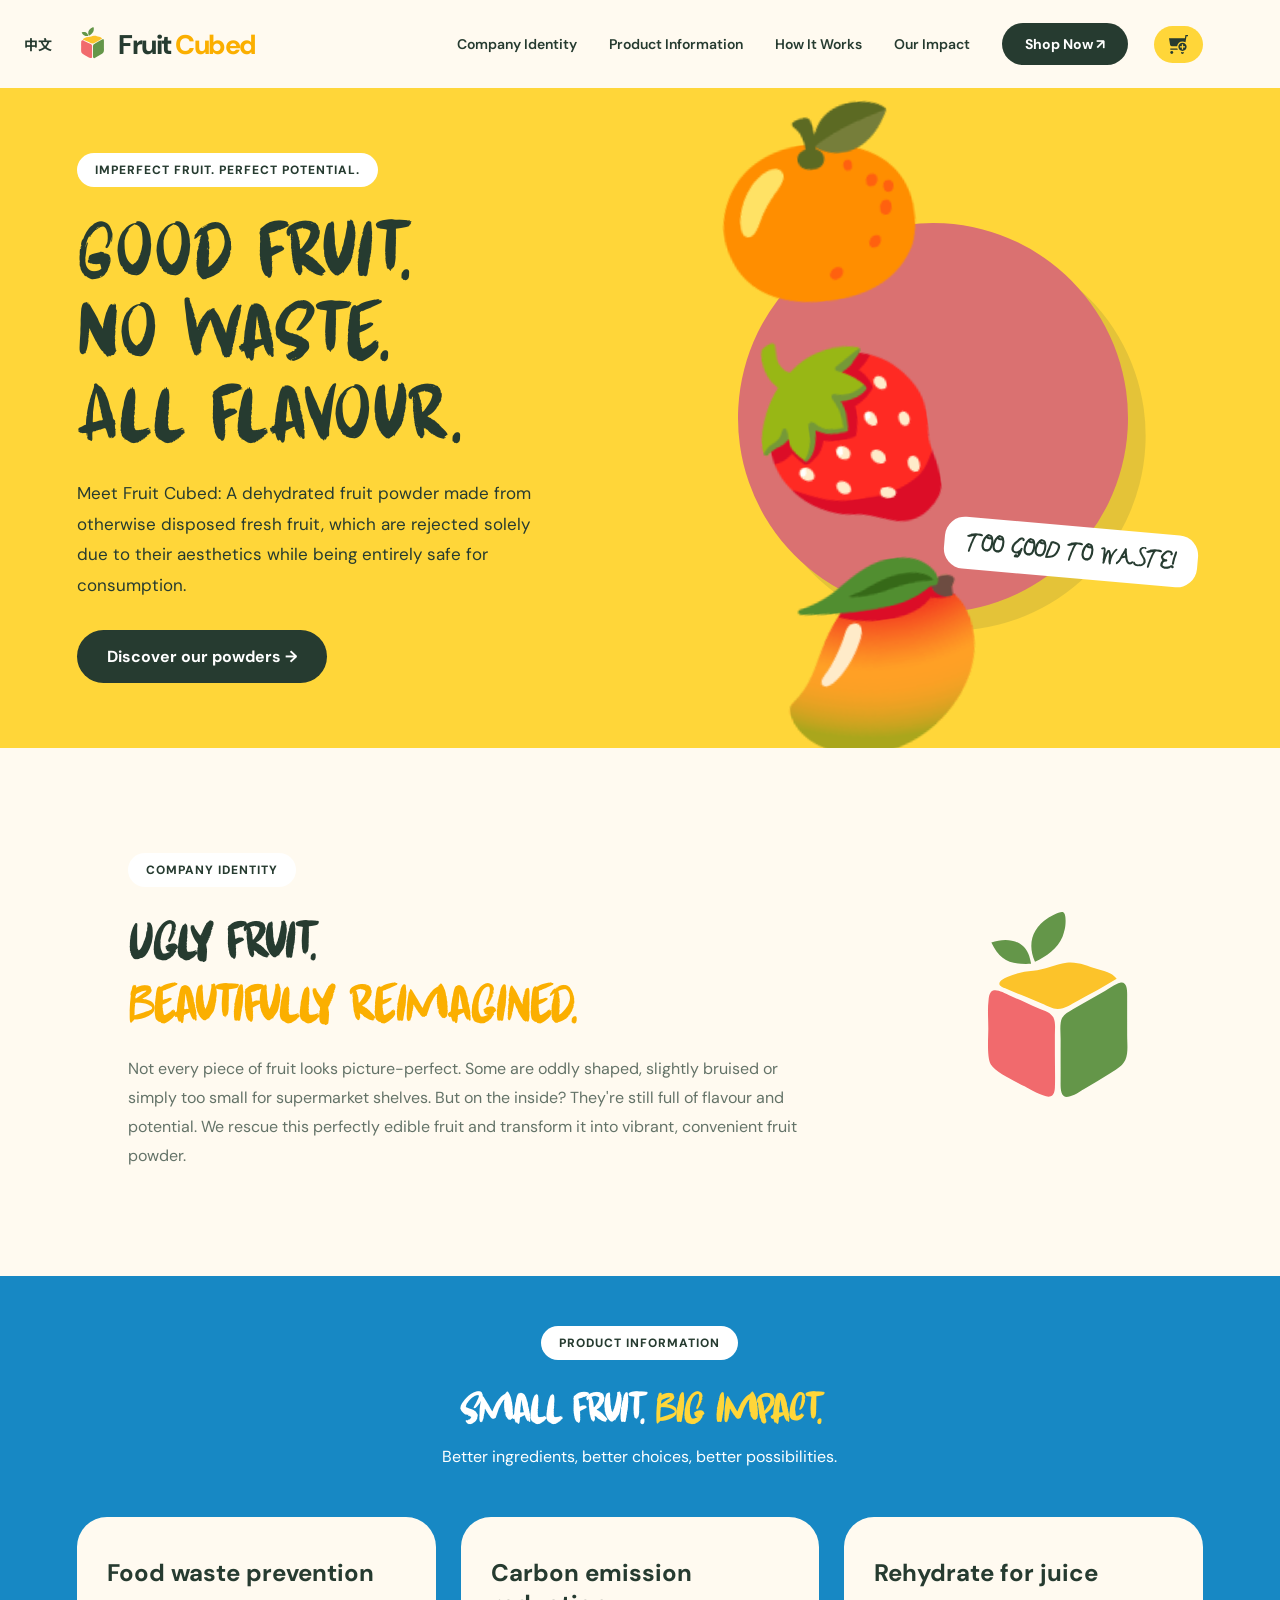
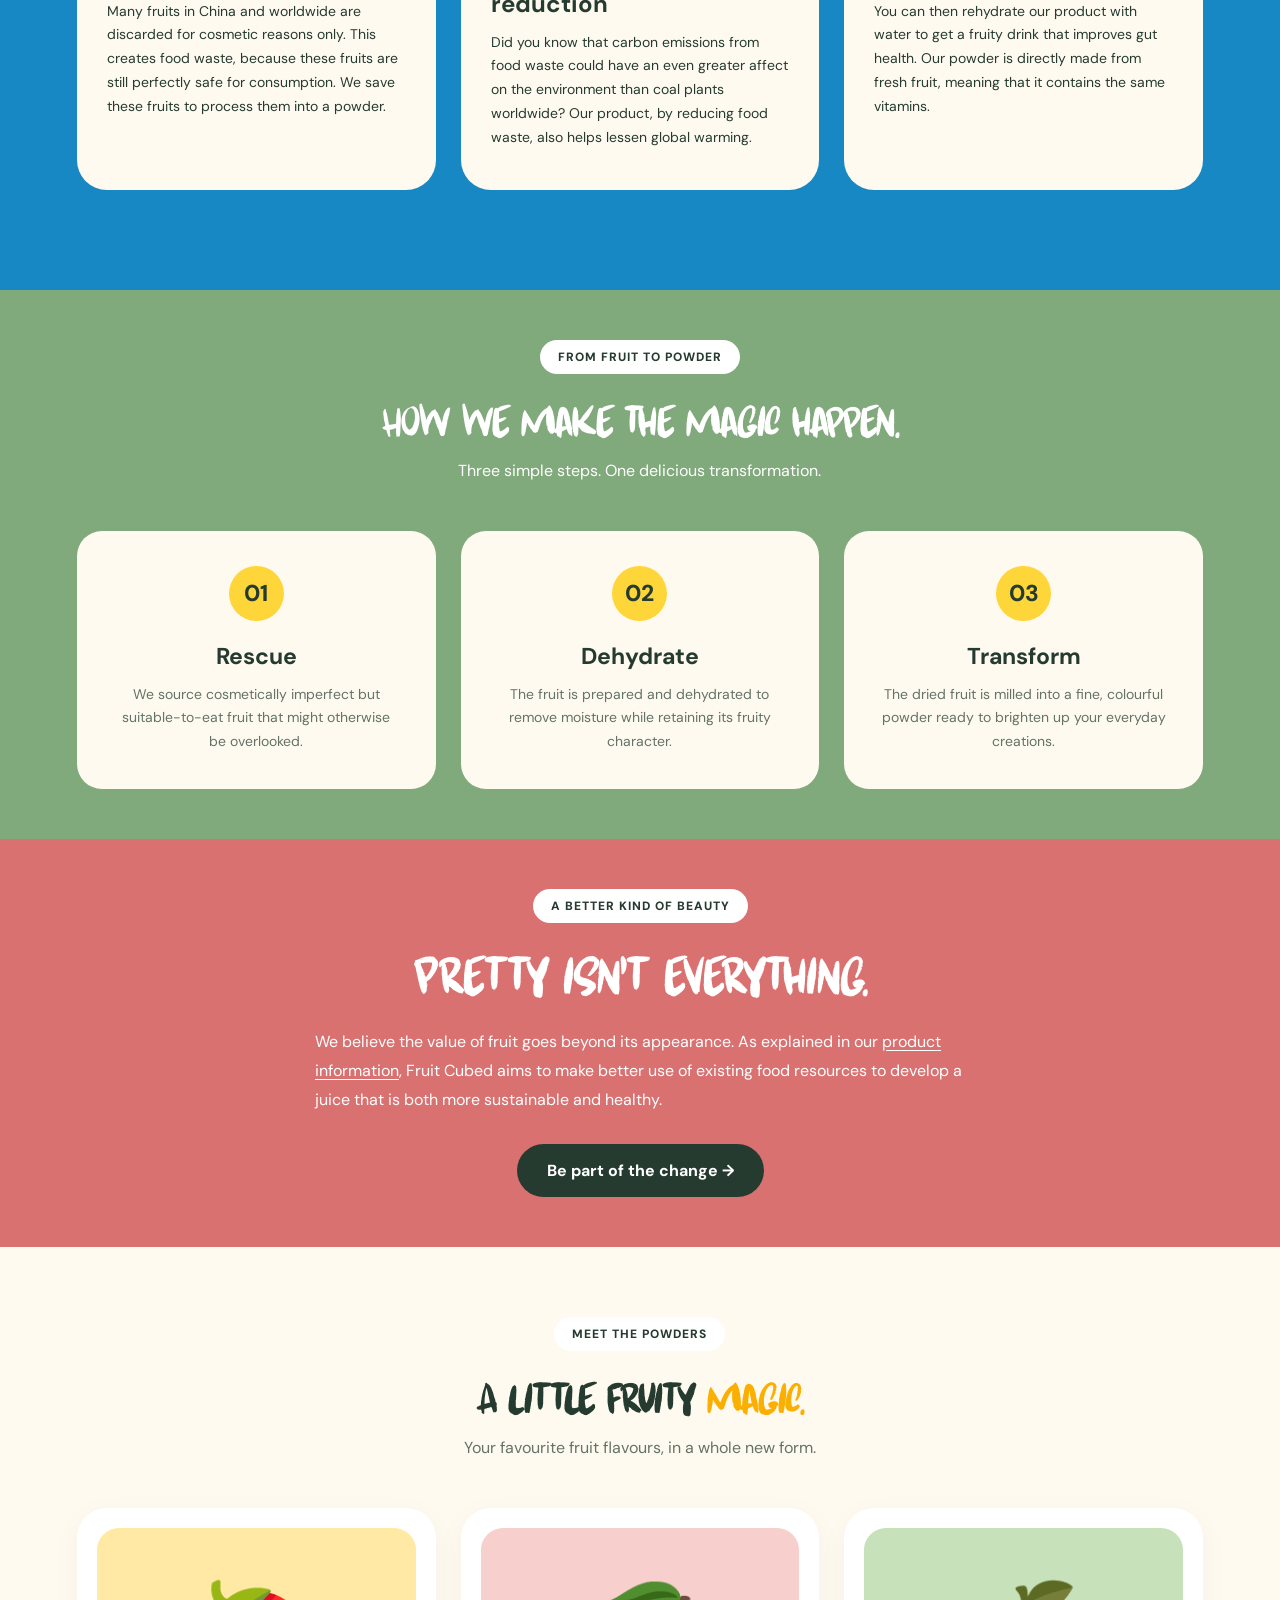
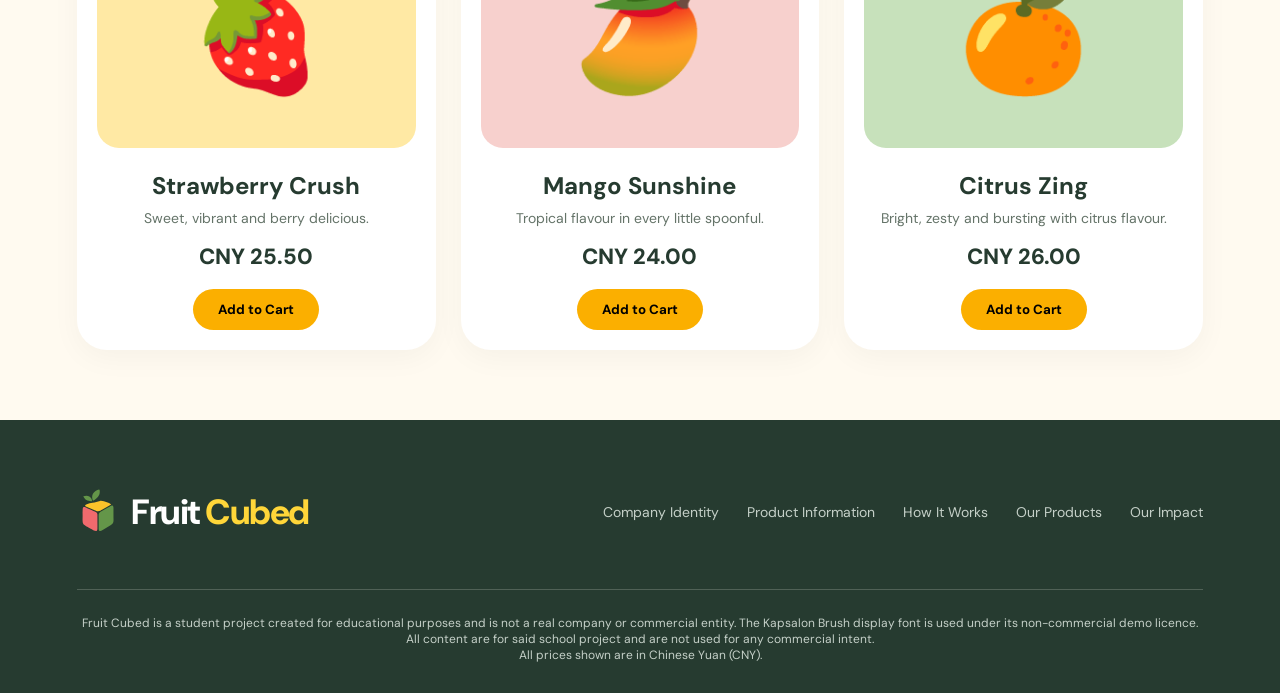
<file: index.html>
<!DOCTYPE html>
<html lang="en">
<head>
<meta charset="UTF-8">
<meta name="viewport" content="width=device-width, initial-scale=1.0">
<title>Fruit Cubed | Good Fruit, No Waste</title>

<link rel="icon" type="image/svg+xml" href="assets/logo.svg">

<link href="https://fonts.googleapis.com/css2?family=DM+Sans:wght@400;500;600;700;800&family=Ma+Shan+Zheng&family=Noto+Sans+SC:wght@400;500;700;900&display=swap" rel="stylesheet">

<link rel="stylesheet" href="styles.css">

<script>
    if (window.location.pathname === '/fruit-cubed-website/' ||
        window.location.pathname === '/fruit-cubed-website') {
        window.history.replaceState(null, '', 'index.html');
    }
</script>
</head>

<body>

<!-- NAVIGATION -->

<nav>
    <a href="#" class="logo" aria-label="Fruit Cubed home">
        <img src="assets/logo.svg" alt="Fruit Cubed"> <h3>Fruit <span>Cubed</span></h3>
    </a>

    <div class="nav-links" id="navLinks">
        <a href="#about">Company Identity</a>
        <a href="#info">Product Information</a>
        <a href="#process">How It Works</a>
        <a href="#impact">Our Impact</a>

        <div class="nav-more" id="navMore">
            <button class="nav-more-toggle" id="navMoreToggle"
            aria-label="More navigation" aria-expanded="false">More...</button>
            <div class="nav-more-dropdown" id="navMoreDropdown"></div>
        </div>

        <a href="#products" class="nav-button">Shop&nbsp;Now&nbsp;↗</a>
    </div>

    <div class="nav-actions">

        <a href="zh.html" class="lang-switch" aria-label="Switch to Chinese">中文</a>

        <button class="cart-toggle" aria-label="Open shopping cart"
        aria-controls="cartDrawer" aria-expanded="false"
        onclick="openCart()">
            <img src="assets/shopping-cart.svg" alt="" class="cart-icon">
            <span class="cart-count empty" id="cartCount">0</span>
        </button>

        <button class="menu-toggle" aria-label="Toggle navigation"
        aria-expanded="false" onclick="toggleMenu()">☰</button>

    </div>
</nav>


<!-- HERO SECTION -->

<section class="hero">

    <div class="hero-content">

        <span class="eyebrow">Imperfect fruit. Perfect potential.</span>

        <h1>
            Good fruit.<br>
            No waste.<br>
            <span>All flavour.</span>
        </h1>

        <p>
            Meet Fruit Cubed: A dehydrated fruit powder made from otherwise disposed fresh
            fruit, which are rejected solely due to their aesthetics while being entirely
            safe for consumption.
        </p>

        <a href="#products" class="primary-button">
            Discover our powders →
        </a>

    </div>

    <div class="hero-image">

        <div class="fruit-circle">
            🍊🍓🥭
        </div>

        <div class="floating-label">
            <span class="calligraphy-text">TOO GOOD TO WASTE!</span>
        </div>

    </div>

</section>


<!-- INTRODUCTION -->

<section class="intro" id="about">

    <div class="intro-inner">

        <div class="intro-content">

            <span class="eyebrow">Company Identity</span>

            <h2>
                Ugly fruit.<br>
                <span class="highlight">Beautifully reimagined.</span>
            </h2>

            <p>
                Not every piece of fruit looks picture-perfect.
                Some are oddly shaped, slightly bruised or simply
                too small for supermarket shelves. But on the inside?
                They're still full of flavour and potential.
                We rescue this perfectly edible fruit and transform
                it into vibrant, convenient fruit powder.
            </p>

        </div>

        <div class="intro-logo">
            <img src="assets/logo.svg" alt="Fruit Cubed">
        </div>

    </div>

</section>


<!-- PRODUCT INFORMATION -->

<section class="product-information" id="info">

    <div class="container">

        <div class="section-heading">
            <span class="eyebrow">Product Information</span>
            <h2>Small fruit. <span class="highlight">Big impact.</span></h2>
            <p>Better ingredients, better choices, better possibilities.</p>
        </div>

        <div class="info-grid">

            <div class="info-card">
                <h3>Food waste prevention</h3>
                <p>
                    Many fruits in China and worldwide are discarded for cosmetic reasons only. This creates food waste,
                    because these fruits are still perfectly safe for consumption. We save these fruits to process them into
                    a powder.
                </p>
            </div>

            <div class="info-card">
                <h3>Carbon emission reduction</h3>
                <p>
                    Did you know that carbon emissions from food waste could have an even greater affect on the environment
                    than coal plants worldwide? Our product, by reducing food waste, also helps lessen global warming.
                </p>
            </div>

            <div class="info-card">
                <h3>Rehydrate for juice</h3>
                <p>
                    You can then rehydrate our product with water to get a fruity drink that improves gut health. Our powder
                    is directly made from fresh fruit, meaning that it contains the same vitamins.
                </p>
            </div>

        </div>

    </div>

</section>


<!-- HOW IT WORKS -->
<!-- **NOTE THAT THIS IS CURRENTLY JUST A PLACEHOLDER.** We need to confirm the actual process with the team first. -->

<section class="process" id="process">

    <div class="container">

        <div class="section-heading">

            <span class="eyebrow">From Fruit to Powder</span>

            <h2>How we make the magic happen.</h2>

            <p>Three simple steps. One delicious transformation.</p>

        </div>

        <div class="steps">

            <div class="step">
                <div class="step-number">01</div>
                <h3>Rescue</h3>
                <p>
                    We source cosmetically imperfect but
                    suitable-to-eat fruit that might otherwise
                    be overlooked.
                </p>
            </div>

            <div class="step">
                <div class="step-number">02</div>
                <h3>Dehydrate</h3>
                <p>
                    The fruit is prepared and dehydrated
                    to remove moisture while retaining
                    its fruity character.
                </p>
            </div>

            <div class="step">
                <div class="step-number">03</div>
                <h3>Transform</h3>
                <p>
                    The dried fruit is milled into a fine,
                    colourful powder ready to brighten
                    up your everyday creations.
                </p>
            </div>

        </div>

    </div>

</section>


<!-- SUSTAINABILITY -->

<section class="impact" id="impact">

    <span class="eyebrow">A Better Kind of Beauty</span>

    <h2>Pretty isn't everything.</h2>

    <p>
        We believe the value of fruit goes beyond its appearance.
        As explained in our <a href="#info"> product information</a>,
        Fruit Cubed aims to make better use of existing food
        resources to develop a juice that is both more sustainable and healthy.
    </p>

    <a href="#products" class="primary-button">
        Be part of the change →
    </a>

</section>


<!-- PRODUCTS -->

<section class="products" id="products">

    <div class="container">

        <div class="section-heading">

            <span class="eyebrow">Meet the Powders</span>

            <h2>A little fruity <span class="highlight">magic.</span></h2>

            <p>
                Your favourite fruit flavours, in a whole new form.
            </p>

        </div>

        <div class="product-grid"></div>

    </div>

</section>


<!-- FOOTER -->

<footer>

    <div class="footer-content">

        <a href="#" class="logo" aria-label="Fruit Cubed home">
            <div class="footer-logo">
                <img src="assets/logo.svg" alt="Fruit Cubed"> <h3>Fruit <span>Cubed</span></h3>
            </div>
        </a>


        <div class="footer-links">
            <a href="#about">Company Identity</a>
            <a href="#info">Product Information</a>
            <a href="#process">How It Works</a>
            <a href="#products">Our Products</a>
            <a href="#impact">Our Impact</a>
        </div>
    </div>

    <p class="copyright">
        Fruit Cubed is a student project created for educational purposes and is not a real company or commercial entity.
        The Kapsalon Brush display font is used under its non-commercial demo licence.
        All content are for said school project and are not used for any commercial intent.
        <br/>
        All prices shown are in Chinese Yuan (CNY).
    </p>
</footer>


<!-- SHOPPING CART -->

<div class="cart-overlay" id="cartOverlay" onclick="closeCart()"></div>

<aside class="cart-drawer" id="cartDrawer" aria-label="Shopping cart">

    <div class="cart-header">

        <h2>Your cart</h2>

        <button class="cart-close" aria-label="Close cart"
        onclick="closeCart()">✕</button>

    </div>

    <div class="cart-items" id="cartItems"></div>

    <div class="cart-footer">

        <div class="cart-total">
            <span>Total</span>
            <span id="cartTotal">$0.00</span>
        </div>

        <button class="primary-button cart-checkout" disabled
        onclick="openCheckout()">
            Checkout →
        </button>

        <button class="cart-clear" id="cartClear" hidden
        onclick="clearCart()">
            Clear cart
        </button>

        <p class="cart-note">
            Orders open at launch. No payment taken yet.
        </p>

    </div>

</aside>


<!-- BACK TO TOP -->

<button class="scroll-top" id="scrollTop" aria-label="Back to top"
onclick="scrollToTop()">↑</button>


<!-- JAVASCRIPT -->

<script src="products.js"></script>
<script src="script.js?v=3"></script>

</body>
</html>
</file>
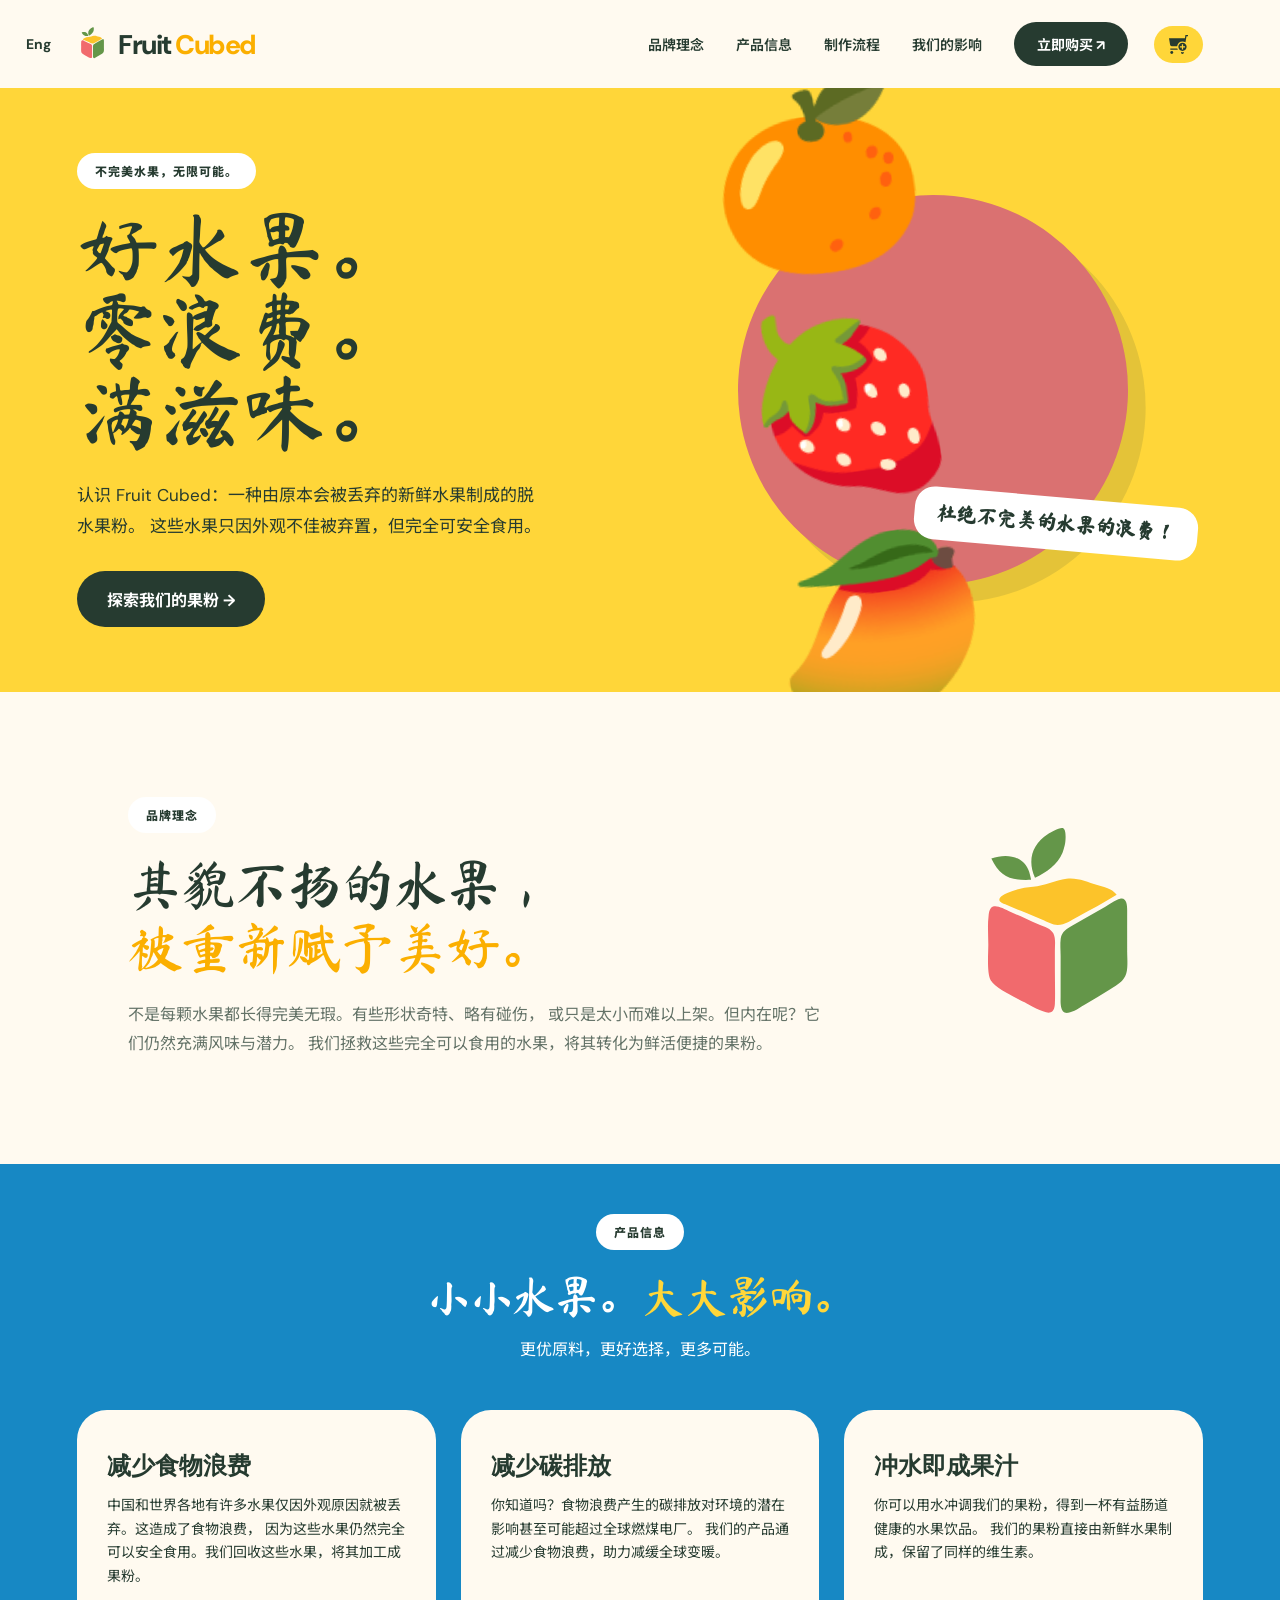
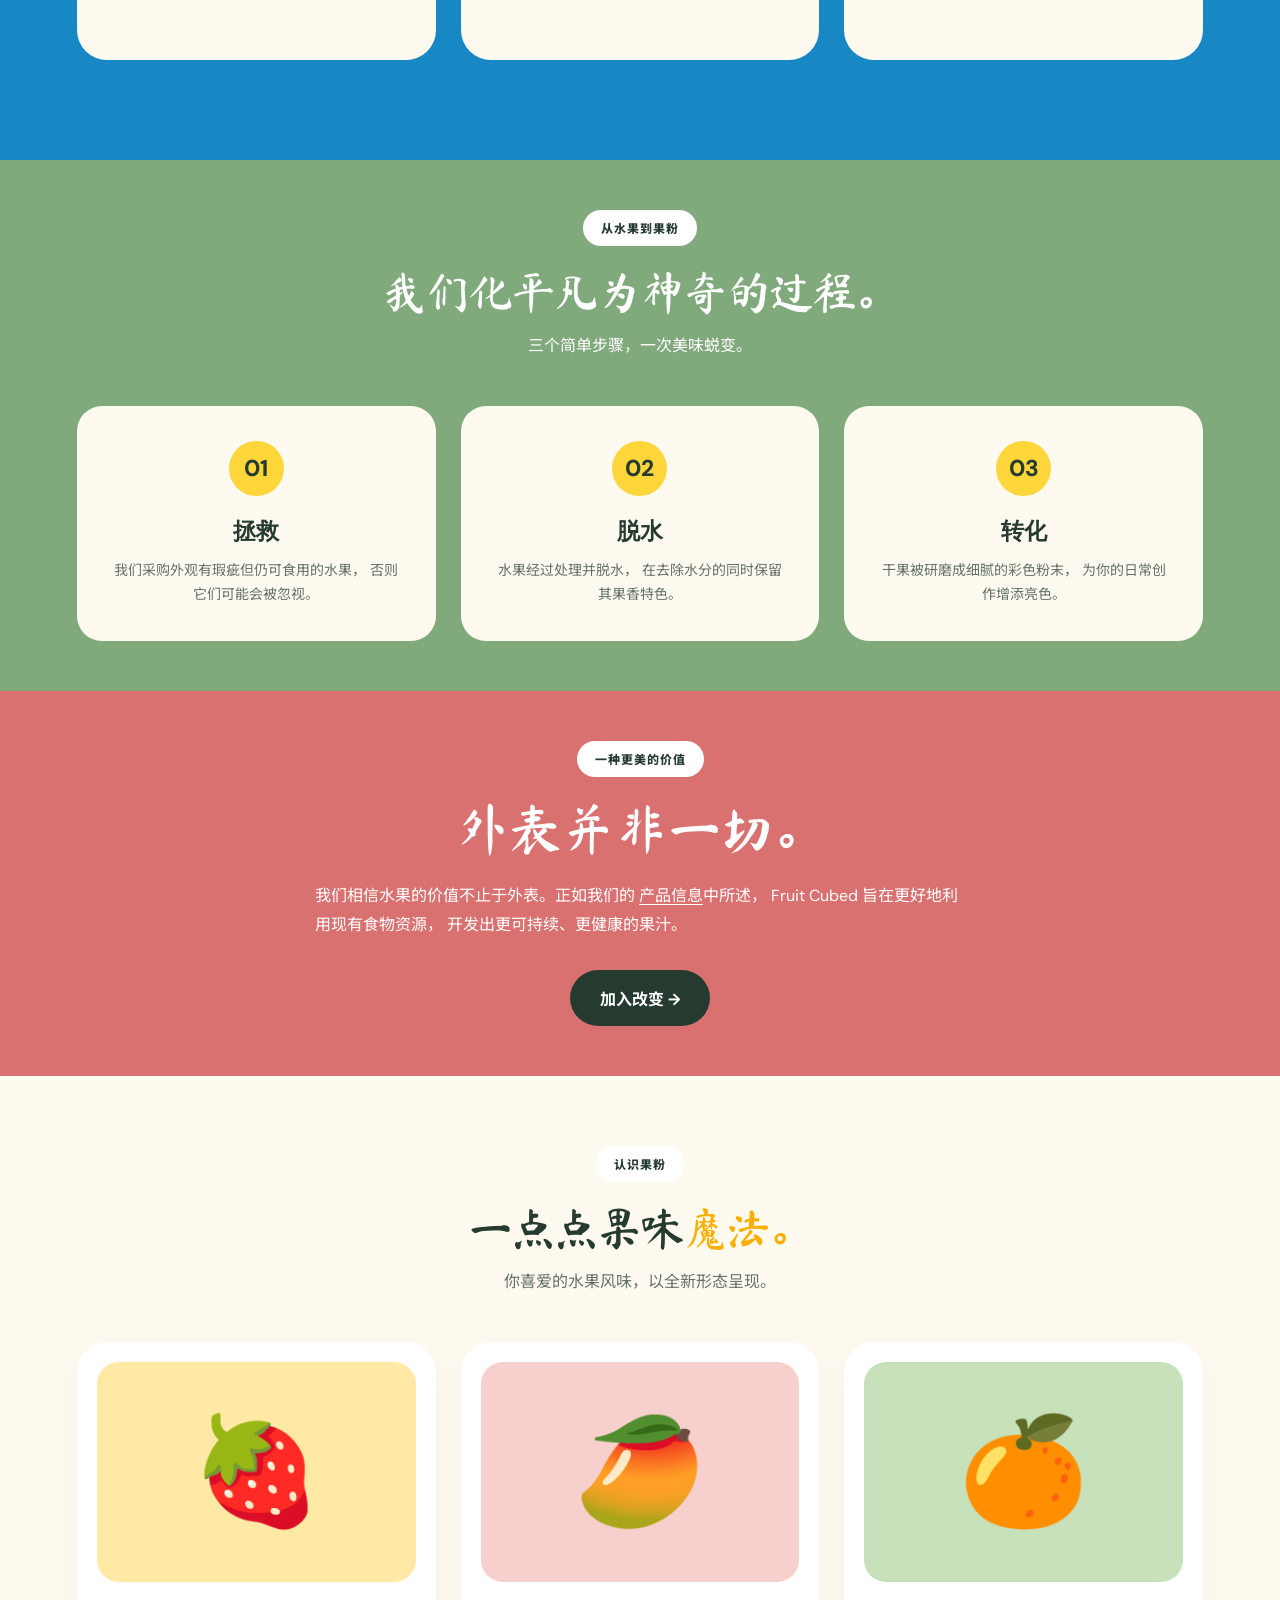
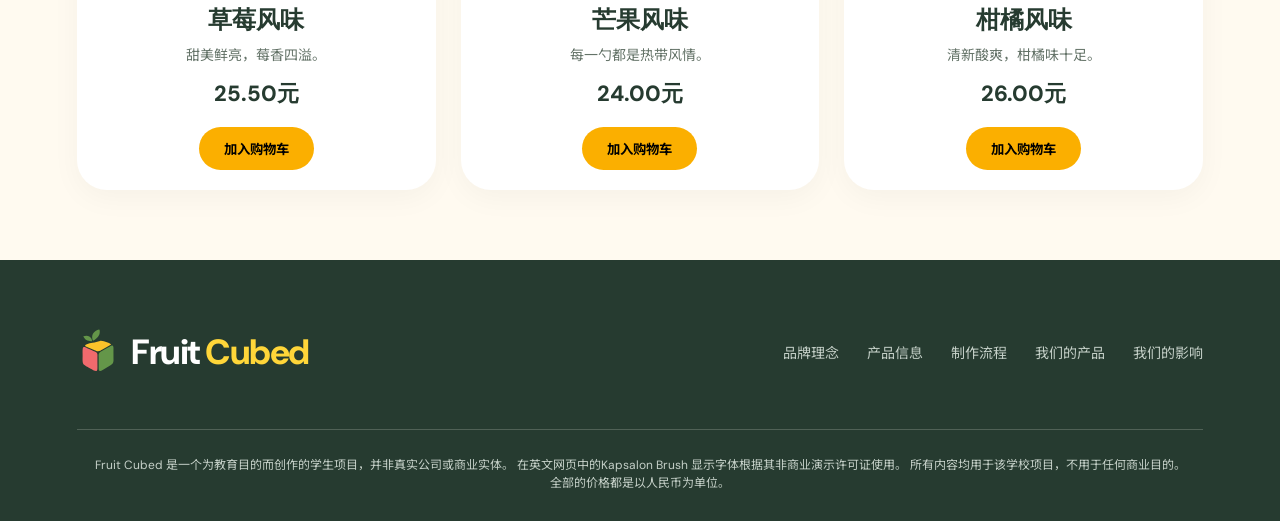
<file: zh.html>
<!DOCTYPE html>
<html lang="zh">
<head>
<meta charset="UTF-8">
<meta name="viewport" content="width=device-width, initial-scale=1.0">
<title>Fruit Cubed | 好水果，零浪费</title>

<link rel="icon" type="image/svg+xml" href="assets/logo.svg">

<link href="https://fonts.googleapis.com/css2?family=DM+Sans:wght@400;500;600;700;800&family=Ma+Shan+Zheng&family=Noto+Sans+SC:wght@400;500;700;900&display=swap" rel="stylesheet">

<link rel="stylesheet" href="styles.css">
</head>

<body>

<!-- NAVIGATION -->

<nav>
    <a href="#" class="logo" aria-label="Fruit Cubed 首页">
        <img src="assets/logo.svg" alt="Fruit Cubed"> <h3>Fruit <span>Cubed</span></h3>
    </a>

    <div class="nav-links" id="navLinks">
        <a href="#about">品牌理念</a>
        <a href="#info">产品信息</a>
        <a href="#process">制作流程</a>
        <a href="#impact">我们的影响</a>

        <div class="nav-more" id="navMore">
            <button class="nav-more-toggle" id="navMoreToggle"
            aria-label="更多导航" aria-expanded="false">更多...</button>
            <div class="nav-more-dropdown" id="navMoreDropdown"></div>
        </div>

        <a href="#products" class="nav-button">立即购买&nbsp;↗</a>
    </div>

    <div class="nav-actions">

        <a href="index.html" class="lang-switch" aria-label="Switch to English">Eng</a>

        <button class="cart-toggle" aria-label="打开购物车"
        aria-controls="cartDrawer" aria-expanded="false"
        onclick="openCart()">
            <img src="assets/shopping-cart.svg" alt="" class="cart-icon">
            <span class="cart-count empty" id="cartCount">0</span>
        </button>

        <button class="menu-toggle" aria-label="切换导航"
        aria-expanded="false" onclick="toggleMenu()">☰</button>

    </div>
</nav>


<!-- HERO SECTION -->

<section class="hero">

    <div class="hero-content">

        <span class="eyebrow">不完美水果，无限可能。</span>

        <h1>
            好水果。<br>
            零浪费。<br>
            <span>满滋味。</span>
        </h1>

        <p>
            认识 Fruit Cubed：一种由原本会被丢弃的新鲜水果制成的脱水果粉。
            这些水果只因外观不佳被弃置，但完全可安全食用。
        </p>

        <a href="#products" class="primary-button">
            探索我们的果粉 →
        </a>

    </div>

    <div class="hero-image">

        <div class="fruit-circle">
            🍊🍓🥭
        </div>

        <div class="floating-label">
            <span class="calligraphy-text">杜绝不完美的水果的浪费！</span>
        </div>

    </div>

</section>


<!-- INTRODUCTION -->

<section class="intro" id="about">

    <div class="intro-inner">

        <div class="intro-content">

            <span class="eyebrow">品牌理念</span>

            <h2>
                其貌不扬的水果，<br>
                <span class="highlight">被重新赋予美好。</span>
            </h2>

            <p>
                不是每颗水果都长得完美无瑕。有些形状奇特、略有碰伤，
                或只是太小而难以上架。但内在呢？它们仍然充满风味与潜力。
                我们拯救这些完全可以食用的水果，将其转化为鲜活便捷的果粉。
            </p>

        </div>

        <div class="intro-logo">
            <img src="assets/logo.svg" alt="Fruit Cubed">
        </div>

    </div>

</section>


<!-- PRODUCT INFORMATION -->

<section class="product-information" id="info">

    <div class="container">

        <div class="section-heading">
            <span class="eyebrow">产品信息</span>
            <h2>小小水果。<span class="highlight">大大影响。</span></h2>
            <p>更优原料，更好选择，更多可能。</p>
        </div>

        <div class="info-grid">

            <div class="info-card">
                <h3>减少食物浪费</h3>
                <p>
                    中国和世界各地有许多水果仅因外观原因就被丢弃。这造成了食物浪费，
                    因为这些水果仍然完全可以安全食用。我们回收这些水果，将其加工成果粉。
                </p>
            </div>

            <div class="info-card">
                <h3>减少碳排放</h3>
                <p>
                    你知道吗？食物浪费产生的碳排放对环境的潜在影响甚至可能超过全球燃煤电厂。
                    我们的产品通过减少食物浪费，助力减缓全球变暖。
                </p>
            </div>

            <div class="info-card">
                <h3>冲水即成果汁</h3>
                <p>
                    你可以用水冲调我们的果粉，得到一杯有益肠道健康的水果饮品。
                    我们的果粉直接由新鲜水果制成，保留了同样的维生素。
                </p>
            </div>

        </div>

    </div>

</section>


<!-- HOW IT WORKS -->

<section class="process" id="process">

    <div class="container">

        <div class="section-heading">

            <span class="eyebrow">从水果到果粉</span>

            <h2>我们化平凡为神奇的过程。</h2>

            <p>三个简单步骤，一次美味蜕变。</p>

        </div>

        <div class="steps">

            <div class="step">
                <div class="step-number">01</div>
                <h3>拯救</h3>
                <p>
                    我们采购外观有瑕疵但仍可食用的水果，
                    否则它们可能会被忽视。
                </p>
            </div>

            <div class="step">
                <div class="step-number">02</div>
                <h3>脱水</h3>
                <p>
                    水果经过处理并脱水，
                    在去除水分的同时保留其果香特色。
                </p>
            </div>

            <div class="step">
                <div class="step-number">03</div>
                <h3>转化</h3>
                <p>
                    干果被研磨成细腻的彩色粉末，
                    为你的日常创作增添亮色。
                </p>
            </div>

        </div>

    </div>

</section>


<!-- SUSTAINABILITY -->

<section class="impact" id="impact">

    <span class="eyebrow">一种更美的价值</span>

    <h2>外表并非一切。</h2>

    <p>
        我们相信水果的价值不止于外表。正如我们的
        <a href="#info">产品信息</a>中所述，
        Fruit Cubed 旨在更好地利用现有食物资源，
        开发出更可持续、更健康的果汁。
    </p>

    <a href="#products" class="primary-button">
        加入改变 →
    </a>

</section>


<!-- PRODUCTS -->

<section class="products" id="products">

    <div class="container">

        <div class="section-heading">

            <span class="eyebrow">认识果粉</span>

            <h2>一点点果味<span class="highlight">魔法。</span></h2>

            <p>
                你喜爱的水果风味，以全新形态呈现。
            </p>

        </div>

        <div class="product-grid"></div>

    </div>

</section>


<!-- FOOTER -->

<footer>

    <div class="footer-content">

        <a href="#" class="logo" aria-label="Fruit Cubed 首页">
            <div class="footer-logo">
                <img src="assets/logo.svg" alt="Fruit Cubed"> <h3>Fruit <span>Cubed</span></h3>
            </div>
        </a>


        <div class="footer-links">
            <a href="#about">品牌理念</a>
            <a href="#info">产品信息</a>
            <a href="#process">制作流程</a>
            <a href="#products">我们的产品</a>
            <a href="#impact">我们的影响</a>
        </div>
    </div>

    <p class="copyright">
        Fruit Cubed 是一个为教育目的而创作的学生项目，并非真实公司或商业实体。
        在英文网页中的Kapsalon Brush 显示字体根据其非商业演示许可证使用。
        所有内容均用于该学校项目，不用于任何商业目的。
        <br/>
        全部的价格都是以人民币为单位。
    </p>
</footer>


<!-- SHOPPING CART -->

<div class="cart-overlay" id="cartOverlay" onclick="closeCart()"></div>

<aside class="cart-drawer" id="cartDrawer" aria-label="购物车">

    <div class="cart-header">

        <h2>您的购物车</h2>

        <button class="cart-close" aria-label="关闭购物车"
        onclick="closeCart()">✕</button>

    </div>

    <div class="cart-items" id="cartItems"></div>

    <div class="cart-footer">

        <div class="cart-total">
            <span>合计</span>
            <span id="cartTotal">$0.00</span>
        </div>

        <button class="primary-button cart-checkout" disabled
        onclick="openCheckout()">
            结账 →
        </button>

        <button class="cart-clear" id="cartClear" hidden
        onclick="clearCart()">
            清空购物车
        </button>

        <p class="cart-note">
            开业后开始接单。暂不收款。
        </p>

    </div>

</aside>


<!-- BACK TO TOP -->

<button class="scroll-top" id="scrollTop" aria-label="返回顶部"
onclick="scrollToTop()">↑</button>


<!-- JAVASCRIPT -->

<script src="products.zh.js"></script>
<script src="script.zh.js?v=3"></script>

</body>
</html>
</file>
<file: styles.css>
@font-face {
    font-family: 'Kapsalon Brush';
    src: url('fonts/Kapsalon Brush DEMO.otf') format('opentype');
    font-weight: normal;
    font-style: normal;
    font-display: swap;
}

@font-face {
	font-family: 'Fruit Cubed Calligraphy';
	src: url('fonts/FruitCubedCalligraphy-Bold.otf') format('opentype');
}

/* =========================
   COLOUR PALETTE
========================= */

:root {
    --amber-flame: #fbaf00;
    --gold: #ffd639;
    --light-coral: #da7171;
    --sage-green: #80a97c;
    --ocean-blue: #1788c4;

    --cream: #fffaf0;
    --dark: #263b30;
    --white: #ffffff;

    --nav-height: 88px;
}

/* =========================
   GENERAL STYLING
========================= */

* {
    margin: 0;
    padding: 0;
    box-sizing: border-box;
}

html {
    scroll-behavior: smooth;
}

section[id] {
    scroll-margin-top: var(--nav-height);
}

body {
    font-family: 'DM Sans', 'Noto Sans SC', 'PingFang SC', 'Microsoft YaHei', sans-serif;
    background: var(--cream);
    color: var(--dark);
    overflow-x: hidden;
}

/* Main display titles */
h1, h2 {
    font-family: 'Kapsalon Brush', 'Ma Shan Zheng', 'PingFang SC', 'Microsoft YaHei', cursive;
    font-weight: normal;
}

/* Smaller headings */
h3 {
    font-family: 'DM Sans', sans-serif;
    font-weight: 700;
}

/* Body text */
body {
    font-family: 'DM Sans', 'Noto Sans SC', 'PingFang SC', 'Microsoft YaHei', sans-serif;
}

a {
    text-decoration: none;
    color: inherit;
}

/* Links inside prose */
p a {
    text-decoration: underline;
    text-underline-offset: 3px;
}

button {
    font-family: inherit;
    cursor: pointer;
    border: none;
}

.container {
    width: 88%;
    max-width: 1200px;
    margin: auto;
}

.highlight {
    color: var(--amber-flame);
}

/* =========================
   NAVIGATION
========================= */

nav {
    display: flex;
    justify-content: space-between;
    align-items: center;
    padding: 22px 6% 22px 6%;
    height: var(--nav-height);
    background: var(--cream);
    position: sticky;
    top: 0;
    z-index: 100;
}

.logo {
    display: flex;
    align-items: center;
    gap: 10px;
}

.logo img {
    display: block;
    height: 40px;
    width: auto;
}

.logo h3 {
    font-size: 27px;
    font-weight: 800;
    letter-spacing: -1.5px;
    white-space: nowrap;
}

.logo span {
    color: var(--amber-flame);
}

.nav-links {
    display: flex;
    gap: 32px;
    align-items: center;
    font-size: 14px;
    font-weight: 600;
    margin-left: auto;
}

.nav-links a {
    flex-shrink: 0;
    white-space: nowrap;
    transition: 0.3s;
}

.nav-links > a:first-child {
    margin-left: 14px;
}

.nav-links a:hover {
    transform: translateY(-2px);
}

.nav-button {
    background: var(--dark);
    color: white;
    padding: 12px 23px;
    border-radius: 30px;
    font-weight: 700;
}

.nav-actions {
    display: flex;
    align-items: center;
    gap: 12px;
    margin-left: 26px;
}

.cart-toggle {
    display: flex;
    align-items: center;
    gap: 7px;
    background: var(--gold);
    color: var(--dark);
    padding: 9px 15px;
    border-radius: 30px;
    font-size: 17px;
    transition: 0.3s;
}

.cart-toggle:hover {
    transform: translateY(-2px);
}

.cart-icon {
    width: 19px;
    height: 19px;
    display: block;
}

.cart-count {
    background: var(--dark);
    color: white;
    min-width: 21px;
    height: 21px;
    border-radius: 50%;
    display: grid;
    place-items: center;
    font-family: 'DM Sans';
    font-size: 12px;
    font-weight: 800;
}

.cart-count.empty {
    display: none;
}

.lang-switch {
    display: inline-flex;
    align-items: center;
    justify-content: center;
    min-width: 42px;
    height: 40px;
    padding: 0 12px;
    background: transparent;
    color: var(--dark);
    border-radius: 30px;
    font-size: 14px;
    font-weight: 700;
    transition: 0.3s;
    position: absolute;
    left: 3%;
    top: 50%;
    transform: translate(-50%, -50%);
}

.lang-switch:hover {
    transform: translate(-50%, calc(-50% - 2px));
}

.menu-toggle {
    display: none;
    background: none;
    font-size: 25px;
    transition: 0.3s;
}

.menu-toggle:hover {
    transform: translateY(-2px);
}

/* =========================
   MORE NAVIGATION
======================== */

.nav-more {
    position: relative;
    display: none;
    flex-shrink: 0;
}

.nav-more.has-items {
    display: block;
}

.nav-more-toggle {
    background: none;
    font-family: 'DM Sans', sans-serif;
    font-size: 14px;
    font-weight: 600;
    color: var(--dark);
    padding: 8px 12px;
    transition: 0.3s;
}

.nav-more-toggle:hover {
    transform: translateY(-2px);
}

.nav-more-dropdown {
    display: none;
    position: absolute;
    top: 100%;
    right: 0;
    margin-top: 8px;
    background: var(--cream);
    border-radius: 18px;
    box-shadow: 0 10px 30px rgba(0,0,0,0.1);
    padding: 10px;
    min-width: 180px;
    flex-direction: column;
    gap: 4px;
    z-index: 101;
}

.nav-more:hover .nav-more-dropdown,
.nav-more:focus-within .nav-more-dropdown {
    display: flex;
}

.nav-more.esc-closed .nav-more-dropdown,
.nav-more.esc-closed:hover .nav-more-dropdown,
.nav-more.esc-closed:focus-within .nav-more-dropdown {
    display: none;
}

.nav-more-dropdown a {
    padding: 10px 14px;
    border-radius: 12px;
    font-size: 14px;
    font-weight: 600;
    transition: 0.2s;
}

.nav-more-dropdown a:hover {
    background: var(--gold);
    transform: none;
}

/* =========================
   HERO SECTION
========================= */

.hero {
    min-height: 590px;
    display: flex;
    align-items: center;
    background: var(--gold);
    overflow: hidden;
    padding: 65px 6%;
}

.hero-content {
    width: 52%;
    z-index: 2;
}

.eyebrow {
    display: inline-block;
    background: white;
    padding: 9px 18px;
    border-radius: 30px;
    font-size: 12px;
    font-weight: 800;
    letter-spacing: 1px;
    text-transform: uppercase;
    margin-bottom: 22px;
}

.hero h1 {
    font-size: clamp(48px, 6.5vw, 83px);
    line-height: 0.98;
    letter-spacing: 0px;
    margin-bottom: 25px;
}

.hero p {
    font-size: 17px;
    line-height: 1.8;
    max-width: 470px;
    margin-bottom: 30px;
}

.primary-button {
    display: inline-block;
    padding: 16px 30px;
    background: var(--dark);
    color: white;
    border-radius: 35px;
    font-weight: 700;
    transition: 0.3s;
}

.primary-button:hover {
    transform: translateY(-4px);
    background: var(--ocean-blue);
}

.hero-image {
    width: 48%;
    display: flex;
    justify-content: center;
    align-items: center;
    position: relative;
}

.fruit-circle {
    width: 390px;
    height: 390px;
    background: var(--light-coral);
    border-radius: 50%;
    display: flex;
    align-items: center;
    justify-content: center;
    font-size: 175px;
    box-shadow: 15px 20px 0 rgba(38,59,48,0.12);
    transform: rotate(-8deg);
}

.floating-label {
    position: absolute;
    bottom: 35px;
    right: 5px;
    background: white;
    padding: 15px 22px;
    border-radius: 20px;
    font-weight: 800;
    font-family: 'Fruit Cubed Calligraphy', 'Ma Shan Zheng', 'PingFang SC', 'Microsoft YaHei', cursive;
    transform: rotate(5deg);
    font-size: 20px;
}

.calligraphy-text {
    font-family: 'Fruit Cubed Calligraphy', 'Ma Shan Zheng', 'PingFang SC', 'Microsoft YaHei', cursive;
}

/* =========================
   INTRO / VALUE PROPOSITION
========================= */

.intro {
    background: var(--cream);
    padding: 105px 10%;
}

.intro-inner {
    display: flex;
    align-items: center;
    justify-content: center;
    gap: 60px;
    max-width: 1200px;
    margin: auto;
}

.intro-content {
    text-align: left;
    flex: 1;
}

.intro-content .eyebrow {
    margin-bottom: 22px;
}

.intro h2 {
    font-size: clamp(35px, 5vw, 55px);
    margin-bottom: 20px;
    letter-spacing: -2px;
}

.intro p {
    max-width: 700px;
    margin: 0;
    text-align: left;
    line-height: 1.8;
    color: #647368;
    font-size: 16px;
}

.intro-logo {
    flex: 0 0 auto;
}

.intro-logo img {
    display: block;
    height: clamp(150px, 20vw, 240px);
    width: auto;
}

/* =========================
   BENEFITS
========================= */

.product-information {
    background: var(--ocean-blue);
    padding: 50px 0 100px;
}

.product-information .section-heading h2,
.product-information .section-heading p {
    color: white;
}

.product-information .highlight {
    color: var(--gold);
}

.section-heading {
    text-align: center;
    margin-bottom: 50px;
}

.section-heading h2 {
    font-size: 45px;
    letter-spacing: -2px;
    margin-bottom: 12px;
}

.section-heading p {
    color: #647368;
}

.info-grid {
    display: grid;
    grid-template-columns: repeat(3, 1fr);
    gap: 25px;
}

.info-card {
    padding: 40px 30px;
    border-radius: 30px;
    min-height: 250px;
    transition: 0.3s;
    background-color: var(--cream);
}

.info-card:hover {
    transform: translateY(-8px);
}

.info-card h3 {
    font-size: 24px;
    margin-bottom: 12px;
}

.info-card p {
    line-height: 1.7;
    font-size: 14px;
}

/* =========================
   HOW IT WORKS
========================= */

.process {
    background: var(--sage-green);
    padding: 50px 0;
}

.process .section-heading h2,
.process .section-heading p {
    color: white;
}

.steps {
    display: grid;
    grid-template-columns: repeat(3, 1fr);
    gap: 25px;
}

.step {
    background: var(--cream);
    padding: 35px;
    border-radius: 25px;
    text-align: center;
    transition: 0.3s;
}

.step:hover {
    transform: translateY(-8px);
}

.step-number {
    background: var(--gold);
    width: 55px;
    height: 55px;
    border-radius: 50%;
    display: grid;
    place-items: center;
    margin: 0 auto 20px;
    font-family: 'DM Sans';
    font-size: 23px;
    font-weight: 800;
}

.step h3 {
    font-size: 23px;
    margin-bottom: 12px;
}

.step p {
    font-size: 14px;
    line-height: 1.7;
    color: #647368;
}

/* =========================
   PRODUCTS
========================= */

.products {
    background: var(--cream);
    padding: 70px 0;
}

.product-grid {
    display: grid;
    grid-template-columns: repeat(3, 1fr);
    gap: 25px;
}

.product-card {
    background: white;
    border-radius: 30px;
    padding: 20px;
    text-align: center;
    box-shadow: 0 8px 30px rgba(0,0,0,0.04);
    transition: 0.3s;
}

.product-card:hover {
    transform: translateY(-8px);
}

.product-image {
    position: relative;
    height: 220px;
    border-radius: 22px;
    display: grid;
    place-items: center;
    font-size: 105px;
    margin-bottom: 22px;
}

/* Photo products fit the same tile the emoji sits in */
.product-image img {
    position: absolute;
    inset: 0;
    width: 100%;
    height: 100%;
    object-fit: contain;
    padding: 18px;
}


.product-card:nth-child(1) .product-image {
    background: #ffe9a4;
}

.product-card:nth-child(2) .product-image {
    background: #f7d0cd;
}

.product-card:nth-child(3) .product-image {
    background: #c7e1bb;
}

.product-card h3 {
    font-size: 24px;
    margin-bottom: 8px;
}

.product-card p {
    color: #647368;
    font-size: 14px;
    margin-bottom: 15px;
}

.product-price {
    font-family: 'DM Sans';
    font-size: 22px;
    font-weight: 800;
    margin-bottom: 18px;
}

.product-button {
    background: var(--amber-flame);
    padding: 12px 25px;
    border-radius: 25px;
    font-weight: 700;
    transition: 0.3s;
}

.product-button:hover {
    background: var(--gold);
}

.product-actions {
    display: flex;
    flex-direction: column;
    align-items: center;
    gap: 10px;
}

.product-quantity {
    display: flex;
    align-items: center;
    gap: 14px;
    background: var(--amber-flame);
    padding: 7px 14px;
    border-radius: 25px;
}

.product-quantity[hidden] {
    display: none;
}

.product-quantity button {
    width: 26px;
    height: 26px;
    border-radius: 50%;
    background: white;
    font-size: 15px;
    font-weight: 700;
    line-height: 1;
    transition: 0.2s;
}

.product-quantity button:hover {
    background: var(--gold);
}

.product-quantity span {
    font-family: 'DM Sans';
    font-size: 14px;
    font-weight: 700;
    min-width: 14px;
    text-align: center;
}

.product-link {
    background: none;
    color: #647368;
    font-size: 13px;
    font-weight: 600;
    text-decoration: underline;
}

.product-link:hover {
    color: var(--light-coral);
}

/* =========================
   SHOPPING CART
========================= */

body.cart-open {
    overflow: hidden;
}

.cart-overlay {
    position: fixed;
    inset: 0;
    background: rgba(38,59,48,0.45);
    opacity: 0;
    visibility: hidden;
    transition: 0.3s;
    z-index: 200;
}

.cart-overlay.active {
    opacity: 1;
    visibility: visible;
}

.cart-drawer {
    position: fixed;
    top: 0;
    right: 0;
    height: 100%;
    width: 400px;
    max-width: 92%;
    background: var(--cream);
    z-index: 201;
    display: flex;
    flex-direction: column;
    padding: 30px 26px;
    border-radius: 30px 0 0 30px;
    box-shadow: -10px 0 40px rgba(0,0,0,0.15);
    transform: translateX(105%);
    visibility: hidden;
    transition: 0.35s;
}

.cart-drawer.active {
    transform: translateX(0);
    visibility: visible;
}

.cart-header {
    display: flex;
    justify-content: space-between;
    align-items: center;
    margin-bottom: 22px;
}

.cart-header h2 {
    font-size: 32px;
    letter-spacing: -1px;
}

.cart-close {
    background: white;
    width: 40px;
    height: 40px;
    border-radius: 50%;
    font-size: 15px;
    transition: 0.3s;
}

.cart-close:hover {
    background: var(--gold);
}

.cart-items {
    flex: 1;
    overflow-y: auto;
    padding-right: 4px;
}

.cart-empty {
    text-align: center;
    color: #647368;
    font-size: 14px;
    line-height: 1.8;
    margin-top: 50px;
}

.cart-item {
    display: flex;
    align-items: center;
    gap: 14px;
    background: white;
    border-radius: 20px;
    padding: 12px;
    margin-bottom: 12px;
}

.cart-item-image {
    width: 58px;
    height: 58px;
    border-radius: 15px;
    display: grid;
    place-items: center;
    font-size: 28px;
    flex-shrink: 0;
}

.cart-item-image.strawberry {
    background: #ffe9a4;
}

.cart-item-image.mango {
    background: #f7d0cd;
}

.cart-item-image.citrus {
    background: #c7e1bb;
}

.cart-item-info {
    flex: 1;
}

.cart-item-info h4 {
    font-family: 'DM Sans';
    font-size: 15px;
    font-weight: 700;
    margin-bottom: 3px;
}

.cart-item-price {
    font-family: 'DM Sans';
    font-size: 13px;
    color: #647368;
    margin-bottom: 8px;
}

.cart-item-controls {
    display: flex;
    align-items: center;
    gap: 10px;
}

.cart-item-controls button {
    width: 26px;
    height: 26px;
    border-radius: 50%;
    background: var(--cream);
    font-size: 15px;
    font-weight: 700;
    line-height: 1;
    transition: 0.2s;
}

.cart-item-controls button:hover {
    background: var(--gold);
}

.cart-item-controls span {
    font-family: 'DM Sans';
    font-size: 14px;
    font-weight: 700;
    min-width: 14px;
    text-align: center;
}

.cart-item-remove {
    background: none;
    color: #647368;
    font-size: 13px;
    padding: 6px;
    transition: 0.2s;
}

.cart-item-remove:hover {
    color: var(--light-coral);
}

.cart-footer {
    border-top: 1px solid rgba(38,59,48,0.12);
    padding-top: 20px;
    margin-top: 15px;
}

.cart-total {
    display: flex;
    justify-content: space-between;
    font-family: 'DM Sans';
    font-size: 19px;
    font-weight: 800;
    margin-bottom: 15px;
}

.cart-checkout {
    display: block;
    width: 100%;
    text-align: center;
}

.cart-checkout:disabled {
    background: #c5d0c8;
    color: var(--white);
    cursor: not-allowed;
}

.cart-checkout:disabled:hover {
    transform: none;
    background: #c5d0c8;
}

.cart-clear {
    display: block;
    width: 100%;
    background: none;
    color: #647368;
    font-family: 'DM Sans';
    font-size: 13px;
    font-weight: 600;
    text-align: center;
    padding: 10px;
    margin-top: 4px;
    transition: 0.2s;
}

.cart-clear:hover {
    color: var(--light-coral);
}

.cart-clear[hidden] {
    display: none;
}

.cart-note {
    font-size: 12px;
    color: #647368;
    text-align: center;
    margin-top: 12px;
}

/* Fruit thrown from the Add to Cart button: across to just
   above the cart icon, then dropped straight into it. The
   start, the target and --fly-x/--fly-y come from flyToCart(). */

.fly-to-cart {
    position: fixed;
    width: 46px;
    height: 46px;
    margin: -23px 0 0 -23px;
    border-radius: 50%;
    display: grid;
    place-items: center;
    font-size: 24px;
    pointer-events: none;
    z-index: 300;
    animation: fly-to-cart 0.55s cubic-bezier(0.2, 0, 0.35, 1) forwards;
}

@keyframes fly-to-cart {

    0% {
        transform: translate(0, 0) scale(1);
        opacity: 1;
    }

    /* Hover above the icon, lined up on its centre line */

    60% {
        transform: translate(var(--fly-x), calc(var(--fly-y) - 46px)) scale(0.6);
        opacity: 1;
        animation-timing-function: cubic-bezier(0.5, 0, 0.9, 0.4);
    }

    /* Drop in from the top and disappear into the icon */

    100% {
        transform: translate(var(--fly-x), var(--fly-y)) scale(0.15);
        opacity: 0;
    }
}

.cart-toggle.bumped {
    animation: cart-bump 0.45s ease-out;
}

@keyframes cart-bump {

    0% {
        transform: scale(1);
    }

    40% {
        transform: scale(1.15);
    }

    100% {
        transform: scale(1);
    }
}

/* =========================
   SUSTAINABILITY BANNER
========================= */

.impact {
    background: var(--light-coral);
    padding: 50px 10%;
    text-align: center;
    color: white;
}

.impact .eyebrow {
    color: var(--dark);
}

.impact h2 {
    font-size: clamp(35px, 5vw, 55px);
    margin-bottom: 20px;
    letter-spacing: -2px;
}

.impact p {
    max-width: 650px;
    margin: auto auto 30px;
    text-align: left;
    line-height: 1.8;
}

.impact .primary-button {
    background: var(--dark);
}

/* =========================
   FOOTER
========================= */

footer {
    background: var(--dark);
    color: white;
    padding: 65px 6% 30px;
}

.footer-content {
    display: flex;
    justify-content: space-between;
    flex-wrap: wrap;
    gap: 40px;
    margin-bottom: 50px;
}

.footer-logo {
    display: flex;
    align-items: center;
    gap: 12px;
}

.footer-logo h3 {
    font-size: 35px;
    font-weight: 800;
    letter-spacing: -1.5px;
    white-space: nowrap;
}

.footer-logo img {
    display: block;
    height: 54px;
    width: auto;
}

.footer-logo span {
    color: var(--gold);
}

.footer-links {
    display: flex;
    flex-wrap: wrap;
    align-items: center;
    gap: 0 28px;
}

.footer-links a {
    display: inline-block;
    color: #c5d0c8;
    font-size: 14px;
}

.footer-links a:hover {
    color: var(--gold);
}

.copyright {
    border-top: 1px solid #506156;
    padding-top: 25px;
    font-size: 12px;
    color: #c5d0c8;
    text-align: center;
}

/* =========================
   BACK TO TOP
========================= */

.scroll-top {
    position: fixed;
    right: 24px;
    bottom: 24px;
    width: 52px;
    height: 52px;
    border-radius: 50%;
    display: grid;
    place-items: center;
    background: var(--amber-flame);
    color: var(--white);
    font-size: 22px;
    line-height: 1;
    box-shadow: 0 6px 20px rgba(38,59,48,0.2);
    opacity: 0;
    visibility: hidden;
    transform: translateY(12px);
    transition: opacity 0.3s, visibility 0.3s, transform 0.3s;
    z-index: 90;
}

.scroll-top.visible {
    opacity: 1;
    visibility: visible;
    transform: translateY(0);
}

.scroll-top:hover {
    transform: translateY(-3px);
}

/* =========================
   RESPONSIVE DESIGN
========================= */

@media (max-width: 850px) {

    .hero {
        flex-direction: column;
        text-align: center;
        gap: 55px;
    }

    .hero-content,
    .hero-image {
        width: 100%;
    }

    .hero p {
        margin-left: auto;
        margin-right: auto;
    }

    .fruit-circle {
        width: 280px;
        height: 280px;
        font-size: 125px;
    }

    .info-grid,
    .steps,
    .product-grid {
        grid-template-columns: 1fr 1fr;
    }

    .intro-inner {
        flex-direction: column;
        text-align: center;
        gap: 45px;
    }

    .intro-content {
        text-align: center;
    }

    .intro p {
        text-align: center;
        margin-left: auto;
        margin-right: auto;
    }
}

@media (max-width: 600px) {

    nav {
        padding: 20px 6%;
    }

    .menu-toggle {
        display: block;
    }

    .nav-actions {
        margin-left: 0;
    }

    .lang-switch {
        position: static;
        transform: none;
    }

    .lang-switch:hover {
        transform: translateY(-2px);
    }

    .nav-links {
        display: none;
        position: absolute;
        top: var(--nav-height);
        left: 0;
        width: 100%;
        background: var(--cream);
        padding: 25px;
        flex-direction: column;
        box-shadow: 0 10px 15px rgba(0,0,0,0.05);
    }

    .nav-links.active {
        display: flex;
    }

    .nav-links.active .nav-more {
        display: none;
    }

    .nav-links > a:first-child {
        margin-left: 0;
    }

    .cart-drawer {
        width: 100%;
        max-width: 100%;
        padding: 25px 20px;
        border-radius: 0;
    }

    .hero {
        padding: 65px 7%;
    }

    .hero h1 {
        letter-spacing: -2px;
    }

    .info-grid,
    .steps,
    .product-grid {
        grid-template-columns: 1fr;
    }

    .intro {
        padding: 75px 7%;
    }

    .intro-logo img {
        height: 130px;
    }

    .section-heading h2 {
        font-size: 36px;
    }

    .impact {
        padding: 65px 7%;
    }

    .footer-content {
        flex-direction: column;
    }

    .scroll-top {
        width: 44px;
        height: 44px;
        right: 16px;
        bottom: 16px;
        font-size: 18px;
    }

    .floating-label {
        font-size: 15px;
    }
}
</file>
